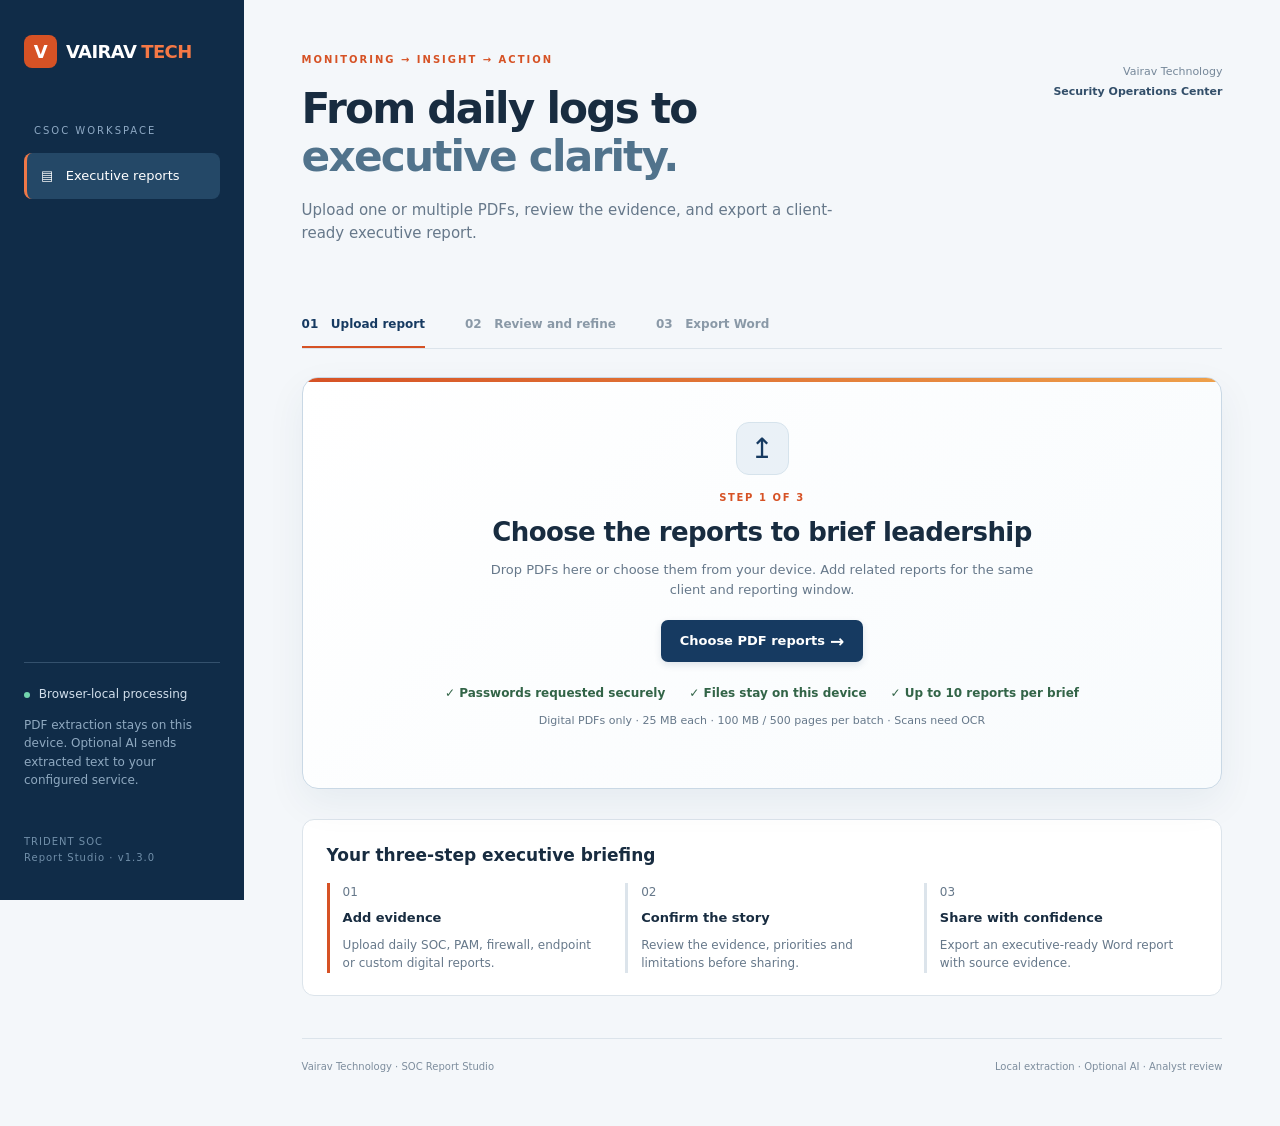
<file: index.html>
<!doctype html><html lang="en"><head><meta charset="utf-8"><meta name="viewport" content="width=device-width,initial-scale=1"><meta name="description" content="Turn Trident SOC PDF reports into reviewed executive reports with editable Word charts. Browser-local processing."><title>Vairav | SOC Report Studio</title><link rel="stylesheet" href="style.css"><link rel="stylesheet" href="ui-refresh.css"><script src="vendor/jszip.min.js" defer></script><script type="module" src="app.mjs"></script></head><body>
<aside><a class="brand" href="./"><span class="brandmark">V</span> VAIRAV<span class="orange">TECH</span></a><div class="workspace">CSOC WORKSPACE</div><div class="nav selected">▤ &nbsp; Executive reports</div><div class="side-note"><span class="dot"></span> Browser-local processing<p>PDF extraction stays on this device. Optional AI sends extracted text to your configured service.</p></div><small>TRIDENT SOC<br>Report Studio · v1.3.0</small></aside>
<main><header><div><div class="eyebrow">MONITORING → INSIGHT → ACTION</div><h1>From daily logs to<br><span>executive clarity.</span></h1><p>Upload one or multiple PDFs, review the evidence, and export a client-ready executive report.</p></div><div class="headerbadge">Vairav Technology<br><b>Security Operations Center</b></div></header>
<div class="steps"><span class="on">01 &nbsp; Upload report</span><span>02 &nbsp; Review and refine</span><span>03 &nbsp; Export Word</span></div>
<section class="upload" id="dropzone"><div class="upload-icon">↥</div><p class="upload-kicker">STEP 1 OF 3</p><h2>Choose the reports to brief leadership</h2><p>Drop PDFs here or choose them from your device. Add related reports for the same client and reporting window.</p><label class="button primary" for="pdf">Choose PDF reports <span aria-hidden="true">→</span></label><input type="file" id="pdf" multiple accept="application/pdf,.pdf" hidden><div class="upload-features"><span>✓ Passwords requested securely</span><span>✓ Files stay on this device</span><span>✓ Up to 10 reports per brief</span></div><div class="support">Digital PDFs only · 25 MB each · 100 MB / 500 pages per batch · Scans need OCR</div><div id="progress" role="status" aria-live="polite"></div></section>
<section class="empty-note"><b>Your three-step executive briefing</b><div><span>01<strong>Add evidence</strong>Upload daily SOC, PAM, firewall, endpoint or custom digital reports.</span><span>02<strong>Confirm the story</strong>Review the evidence, priorities and limitations before sharing.</span><span>03<strong>Share with confidence</strong>Export an executive-ready Word report with source evidence.</span></div></section>
<div id="editor" hidden><div class="section-heading"><div><div class="eyebrow">ANALYST WORKBENCH</div><h2>Review before you share</h2></div><button id="reset" class="button ghost">Clear report</button></div><div id="warnings" role="status"></div><div class="metrics" id="metrics"></div>
<section class="panel metadata"><label>Client / organization<input id="client" autocomplete="off"></label><label>From<input id="from" autocomplete="off"></label><label>To<input id="to" autocomplete="off"></label><label>Provisional priority<select id="risk"><option>REVIEW</option><option>LOW</option><option>MEDIUM</option><option>HIGH</option><option>CRITICAL</option></select></label><label>Report status<input id="status"></label><label>Chart style<select id="chartType"><option value="pie">Pie charts</option><option value="bar">Bar graphs</option></select></label></section>
<section class="panel"><div class="panel-title"><h3>AI summary of all report content</h3><span>OPTIONAL SERVICE</span></div><p>AI reviews every extracted page in chunks, then combines observations, uncertainties and recommended actions. Source counts and charts remain tied to parsed rows. Readable text is required; images and scans need OCR first.</p><details><summary>AI service connection</summary><p>GitHub Pages requires a protected backend for AI. <a href="AI-SETUP.md" target="_blank" rel="noopener">Deployment instructions</a>. Never enter an AI provider API key here.</p><label>HTTPS summary endpoint<input id="aiEndpoint" type="url" placeholder="https://your-service.example/summarize" autocomplete="off"></label><label>Private service access token<input id="aiToken" type="password" autocomplete="off"></label></details><p><label><input type="checkbox" id="aiConsent"> Send extracted report text (including any sensitive data it contains) to my configured AI service and its AI provider. Connection credentials are kept only in this page session.</label></p><button class="button primary" id="generateAI">Generate full-content AI summary</button><p id="aiStatus" role="status" aria-live="polite">Local evidence-based draft. AI has not been run.</p></section><section class="panel"><div class="panel-title"><h3>Executive summary</h3><span>EDITABLE DRAFT</span></div><textarea id="summary" rows="16"></textarea></section>
<section class="panel"><div class="panel-title"><h3>Activity at a glance</h3><span>COUNTS FROM PDF</span></div><div id="charts" class="charts"></div></section>
<section class="panel"><div class="panel-title"><h3>Findings and recommended actions</h3><button class="button ghost" id="addFinding">＋ Add finding</button></div><p class="hint">Draft priorities support analyst review. They are not incident verdicts.</p><div id="findings"></div></section>
<section class="panel"><div class="panel-title"><h3>Monitoring coverage</h3><span id="sourceName"></span></div><div class="table-scroll"><table><thead><tr><th>USE CASE</th><th>STATUS</th><th>ROWS</th><th>EVENTS</th><th>PDF PAGES</th></tr></thead><tbody id="coverage"></tbody></table></div><details><summary>Inspect AI evidence and review notes (analyst only)</summary><pre id="aiEvidence"></pre></details><details><summary>Inspect extracted source text</summary><pre id="raw"></pre></details></section>
<section class="panel"><h3>Conclusion</h3><textarea id="conclusion" rows="10">Validate permitted remote-access traffic against approved access records and supporting endpoint and authentication logs. Track VPN reliability and field-mapping issues to closure. The supplied aggregates do not establish compromise or complete monitoring coverage.</textarea></section>
<section class="export-bar"><div><b>Ready for the final review?</b><p>Editable Word charts, findings, coverage and source context.</p><label id="reviewLabel"><input id="review" type="checkbox"> I have reviewed the extracted totals, findings and any parsing warnings.</label></div><div class="export-buttons"><button class="button ghost" id="print">Print / Save PDF</button><button class="button primary" id="download" disabled>Download Word report ↓</button></div><div id="exportStatus" role="status" aria-live="polite"></div></section></div>
<footer>Vairav Technology · SOC Report Studio <span>Local extraction · Optional AI · Analyst review</span></footer></main><noscript>This app requires JavaScript to process PDFs locally.</noscript></body></html>
</file>
<file: style.css>
:root{--navy:#163a61;--ink:#182c40;--muted:#66788a;--orange:#d65225;--line:#dce4eb;--bg:#f4f7fa}*{box-sizing:border-box}body{margin:0;background:var(--bg);color:var(--ink);font:15px/1.55 system-ui,-apple-system,Segoe UI,sans-serif}aside{position:fixed;width:244px;inset:0 auto 0 0;background:#102c48;color:#fff;padding:35px 24px;display:flex;flex-direction:column}.brand{font-size:18px;font-weight:800;letter-spacing:-.6px;color:white;text-decoration:none;display:flex;align-items:center;gap:5px}.brandmark{display:grid;place-items:center;background:var(--orange);width:33px;height:33px;border-radius:8px;margin-right:4px}.orange{color:#f57845}.workspace{font-size:10px;letter-spacing:2px;color:#8ea9c4;margin:55px 10px 14px}.nav{padding:13px 14px;border-radius:8px;background:#244867;font-size:13px;border-left:3px solid #ef7848}.side-note{margin-top:auto;border-top:1px solid #34516d;padding-top:22px;font-size:12px;color:#d1deeb}.side-note p{font-size:12px;color:#8fa9c0}.dot{display:inline-block;width:6px;height:6px;border-radius:50%;background:#72d5ae;margin-right:5px}aside small{color:#718fa9;font-size:10px;letter-spacing:1px;margin-top:32px}main{margin-left:244px;padding:52px clamp(24px,4.5vw,80px);max-width:1700px}header{display:flex;justify-content:space-between;align-items:start;gap:30px}.eyebrow{font-size:10px;font-weight:800;letter-spacing:2px;color:var(--orange)}h1{font-size:clamp(30px,3.3vw,49px);line-height:1.15;letter-spacing:-1.8px;margin:17px 0}h1 span{color:#51738c}header p{max-width:560px;color:var(--muted);font-size:15px}.headerbadge{font-size:11px;text-align:right;color:#758799;padding-top:10px;line-height:1.8}.headerbadge b{color:#324e69}h2{font-size:23px;letter-spacing:-.6px}h3{font-size:17px;margin:0 0 14px}.steps{display:flex;gap:40px;border-bottom:1px solid var(--line);margin:35px 0 28px;color:#8a99a7;font-size:12px;font-weight:700}.steps span{padding:12px 0}.steps .on{border-bottom:2px solid var(--orange);color:var(--navy)}.upload{border:1.5px dashed #bbccd9;border-radius:16px;background:linear-gradient(135deg,#fff,#f8fbfd);text-align:center;padding:38px 20px}.upload.drag{border-color:var(--orange);background:#fff5ed}.upload-icon{border:1px solid #d6e3ec;background:#eaf1f7;color:var(--navy);border-radius:13px;font-size:28px;margin:0 auto;width:53px;height:53px}.upload h2{margin:13px 0 6px}.upload p,.support{color:var(--muted);font-size:13px}.support{font-size:11px;margin-top:17px}.button{display:inline-flex;justify-content:center;align-items:center;border:1px solid transparent;border-radius:7px;padding:11px 18px;font:600 12px system-ui;cursor:pointer;text-decoration:none;transition:background .15s,transform .15s;gap:5px}.button:hover{transform:translateY(-1px)}.primary{background:var(--navy);color:#fff;box-shadow:0 3px 7px #163a6120}.primary:hover{background:#24537d}.ghost{background:#fff;border-color:var(--line);color:var(--navy)}button:disabled{opacity:.45;cursor:not-allowed;transform:none}.empty-note{margin:30px 0}.empty-note>b{font-size:15px}.empty-note>div{display:grid;grid-template-columns:repeat(3,1fr);gap:25px;margin-top:20px}.empty-note span{color:var(--orange);font-size:11px}.empty-note strong{display:block;color:var(--ink);font-size:13px;margin:7px 0}.empty-note span{color:var(--muted);font-size:12px}.section-heading,.panel-title{display:flex;justify-content:space-between;align-items:center;gap:15px}.section-heading{margin:35px 0 20px}.section-heading h2{margin:5px 0}.panel{background:#fff;border:1px solid var(--line);border-radius:12px;padding:24px;margin-bottom:20px}.panel-title>span{font-size:9px;letter-spacing:1px;color:#8694a2;max-width:45%;overflow-wrap:anywhere}.metrics{display:grid;grid-template-columns:repeat(4,1fr);gap:15px;margin:20px 0}.metric{background:#fff;border:1px solid var(--line);padding:20px;border-radius:10px}.metric b{display:block;font-size:28px;color:var(--navy)}.metric span{font-size:10px;font-weight:700;letter-spacing:.7px;color:var(--muted)}label{font-size:11px;font-weight:600;color:#52667a}input:not([type=checkbox]),select,textarea{font:13px/1.6 system-ui;width:100%;border:1px solid #d6e0e8;border-radius:6px;padding:10px;background:#fbfcfe;color:var(--ink);margin-top:5px}textarea{resize:vertical;min-height:65px}input:focus,textarea:focus,select:focus{outline:2px solid #8db3d3;outline-offset:1px}.metadata{display:grid;grid-template-columns:repeat(3,1fr);gap:16px}.charts{display:grid;grid-template-columns:repeat(3,1fr);gap:20px}.chart-card h4{font-size:13px;margin:5px 0 10px}.chart-card canvas{max-width:100%;height:auto}.finding{border-top:1px solid var(--line);padding:18px 0}.finding-head{display:grid;grid-template-columns:110px 1fr 40px;gap:10px;align-items:center}.finding-grid{display:grid;grid-template-columns:1fr 1fr;gap:16px;margin-top:10px}.finding select{font-size:11px}.hint{color:var(--muted);font-size:12px;margin-top:0}.table-scroll{overflow:auto}table{width:100%;border-collapse:collapse;font-size:12px}th{text-align:left;color:var(--muted);font-size:9px;letter-spacing:.7px;background:#f4f7fa}td,th{border-bottom:1px solid var(--line);padding:12px 9px}td:nth-child(n+3){text-align:right}.status{font-size:10px;background:#eaf3f8;border-radius:4px;padding:4px 7px;white-space:nowrap}details{margin-top:20px;font-size:12px;color:#52667a}pre{max-height:300px;overflow:auto;white-space:pre-wrap;background:#f4f7fa;padding:15px;font-size:11px}.export-bar{background:#e9f0f6;border-radius:12px;padding:25px;display:flex;justify-content:space-between;gap:20px;flex-wrap:wrap}.export-bar p{font-size:12px;color:var(--muted);margin:6px 0 14px}.export-buttons{display:flex;align-items:center;gap:10px}footer{display:flex;justify-content:space-between;border-top:1px solid var(--line);font-size:10px;color:#7d8d9d;margin-top:42px;padding-top:20px}.warning{background:#fff6e8;border:1px solid #f0d5ac;border-radius:8px;padding:15px;font-size:12px;color:#845019}.warning ul{padding-left:20px;margin-bottom:0}.warning.good{background:#ebf7ef;border-color:#c8e3d0;color:#326447}#progress{margin-top:15px;font-size:12px}#exportStatus{width:100%;font-size:12px}.error{color:#ad2929}input[type=checkbox]{accent-color:var(--navy)}[hidden]{display:none!important}@media(max-width:1000px){aside{width:190px;padding:30px 16px}main{margin-left:190px;padding:35px 25px}.charts{grid-template-columns:1fr}.chart-card canvas{max-width:330px}.metrics{grid-template-columns:repeat(2,1fr)}.metadata{grid-template-columns:repeat(2,1fr)}}@media(max-width:650px){aside{position:static;width:100%;padding:15px 20px}.workspace,.nav,.side-note,aside small{display:none}main{margin:0;padding:28px 18px}.headerbadge{display:none}.steps{gap:15px;font-size:10px}.empty-note>div,.metadata,.finding-grid{grid-template-columns:1fr}.finding-head{grid-template-columns:85px 1fr 30px}.export-buttons{flex-wrap:wrap}footer span{display:none}}@media print{aside,header,.steps,.upload,.empty-note,.export-bar,footer,.section-heading,#warnings,details,.metadata,.button,.hint{display:none!important}main{margin:0;padding:0}.panel{break-inside:avoid;border:0;padding:5px 0}.charts{grid-template-columns:repeat(3,1fr)}textarea,input,select{border:0;background:white;padding:0;resize:none;color:#000}textarea{overflow:visible}.finding{break-inside:avoid}.metrics{grid-template-columns:repeat(4,1fr)}body{background:white}#editor{display:block!important}.panel-title span{display:none}}
</file>
<file: ui-refresh.css>
:root{--soft-navy:#e9f1f8;--success:#1b7a56}.upload{position:relative;overflow:hidden;border:1px solid #c9d8e5;box-shadow:0 14px 38px #163a6110;padding:44px 28px}.upload:before{content:"";position:absolute;inset:0 0 auto;height:4px;background:linear-gradient(90deg,#d65225,#eea04b)}.upload-icon{display:grid;place-items:center}.upload-kicker{font-size:10px!important;letter-spacing:1.6px;font-weight:800;color:var(--orange)!important;margin:15px 0 0}.upload h2{font-size:26px;margin:7px 0}.upload>p:not(.upload-kicker){max-width:560px;margin:0 auto 20px}.upload-features{display:flex;justify-content:center;flex-wrap:wrap;gap:10px 24px;margin:22px auto 0;color:#326447;font-size:12px;font-weight:700}.upload .support{margin-top:10px}.steps{position:sticky;top:0;z-index:4;background:var(--bg);padding-top:8px}.empty-note{background:#fff;border:1px solid var(--line);border-radius:12px;padding:22px 24px}.empty-note>b{font-size:17px}.empty-note>div{margin-top:14px}.empty-note span{border-left:3px solid #dce4eb;padding-left:13px}.empty-note span:first-child{border-color:var(--orange)}.panel{box-shadow:0 4px 16px #163a6108}.panel-title h3{font-size:18px}.metadata{background:linear-gradient(135deg,#fff,#f7fbff)}.export-bar{position:sticky;bottom:12px;z-index:3;border:1px solid #c8d9e6;box-shadow:0 12px 30px #163a6120}.button.primary{min-height:42px;font-size:13px}.button.primary span{font-size:17px;line-height:0}@media(max-width:650px){.upload{padding:34px 18px}.upload h2{font-size:23px}.upload-features{align-items:flex-start;flex-direction:column;gap:5px}.empty-note{padding:18px}.steps{position:static}}
</file>
